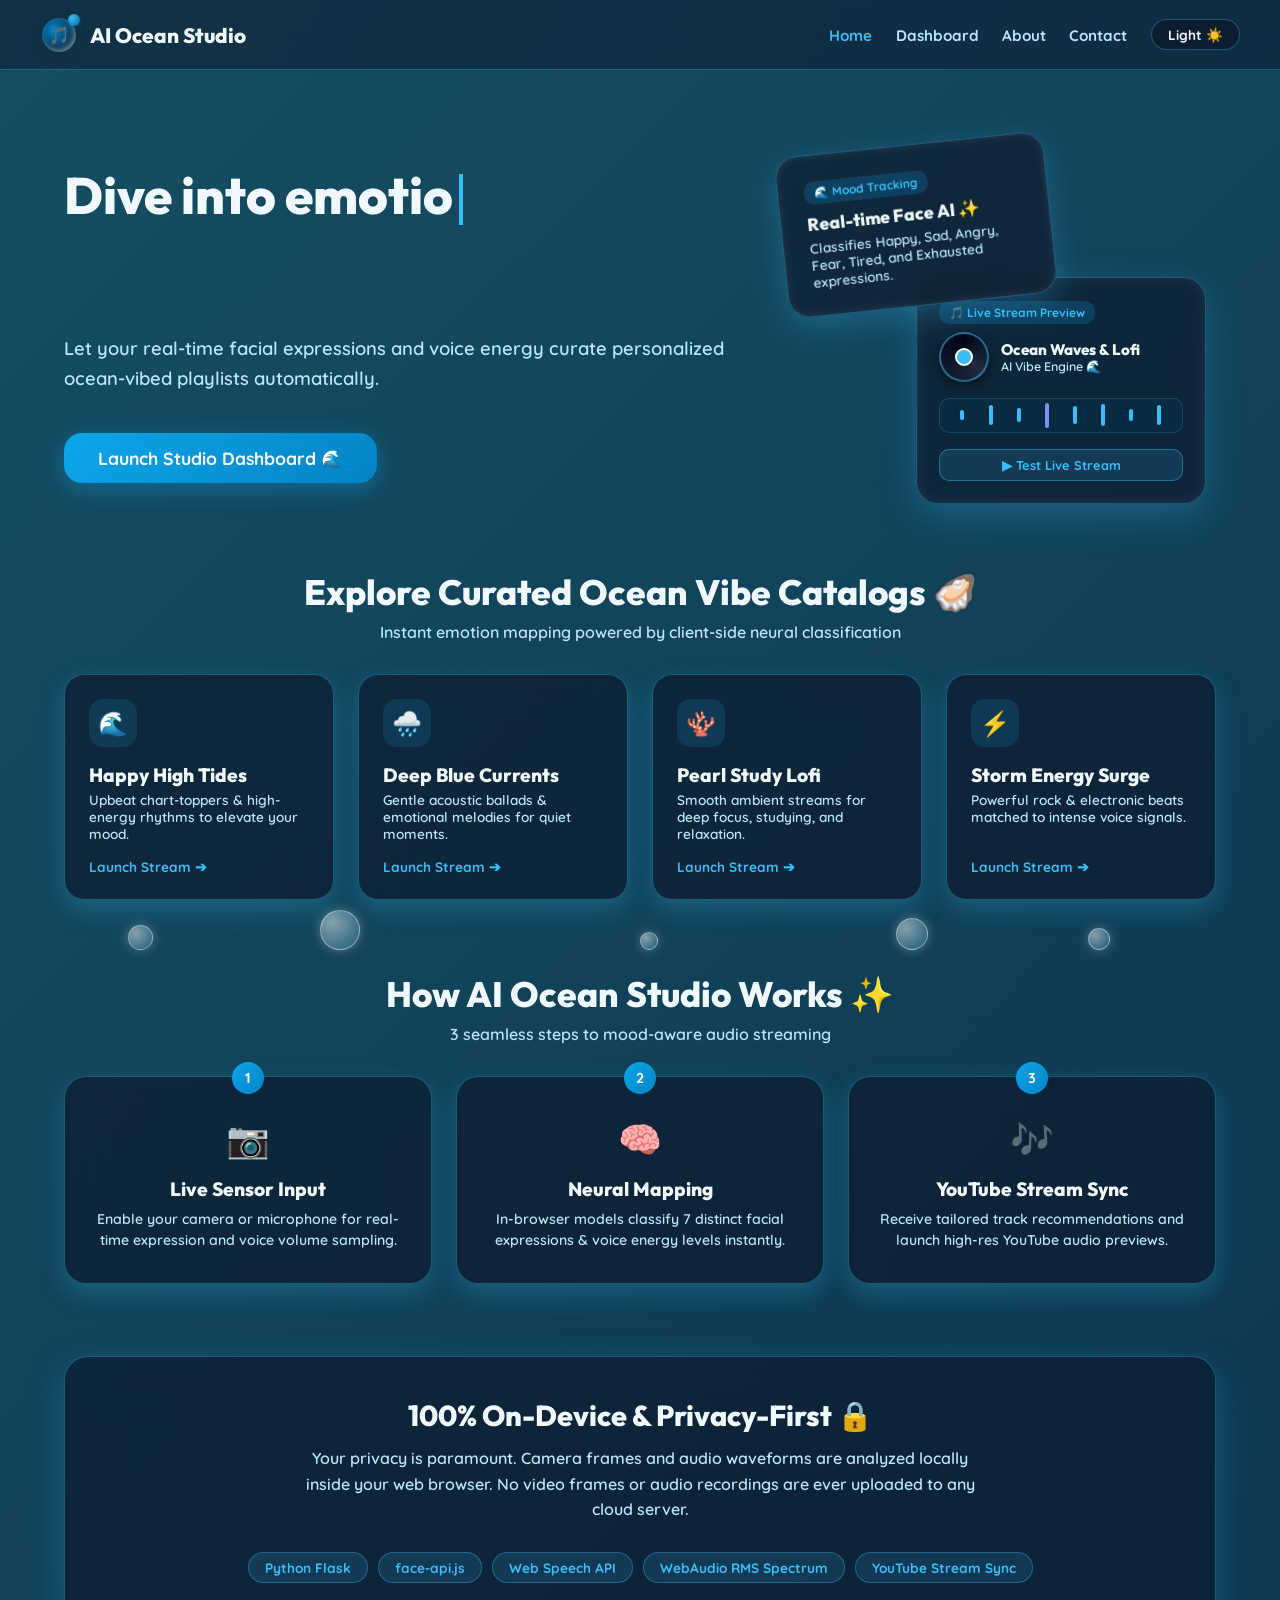
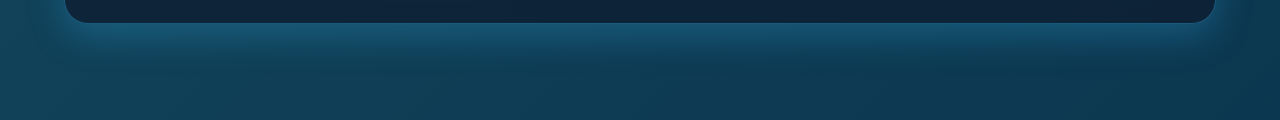
<file: index.html>
<!DOCTYPE html>
<html lang="en">
<head>
    <meta charset="UTF-8">
    <meta name="viewport" content="width=device-width, initial-scale=1.0">
    <title>AI Ocean Studio - Home</title>
    <style>
      @import url('https://fonts.googleapis.com/css2?family=Outfit:wght@400;600;700;800&family=Quicksand:wght@400;500;600;700&display=swap');

      :root {
        --bg-color: #081426;
        --card-bg: rgba(15, 23, 42, 0.65);
        --card-border: rgba(56, 189, 248, 0.35);
        --card-glow: rgba(56, 189, 248, 0.25);
        --text-primary: #f0f9ff;
        --text-secondary: #bae6fd;
        --accent-water: #38bdf8;
        --accent-shell: #fbbf24;
        --btn-gradient: linear-gradient(135deg, #0ea5e9 0%, #0284c7 100%);
        --font-main: 'Quicksand', sans-serif;
        --font-heading: 'Outfit', sans-serif;
      }

      body.light-mode {
        --bg-color: #e0f2fe;
        --card-bg: rgba(255, 255, 255, 0.65);
        --card-border: rgba(255, 255, 255, 0.95);
        --card-glow: rgba(2, 132, 199, 0.2);
        --text-primary: #082f49;
        --text-secondary: #0369a1;
        --accent-water: #0ea5e9;
        --accent-shell: #f59e0b;
      }

      * { box-sizing: border-box; margin: 0; padding: 0; }

      @keyframes waveShift {
        0% { background-position: 0% 50%; }
        50% { background-position: 100% 50%; }
        100% { background-position: 0% 50%; }
      }

      body {
        background: linear-gradient(-45deg, #020617, #0f172a, #082f49, #164e63);
        background-size: 400% 400%;
        animation: waveShift 15s ease infinite;
        color: var(--text-primary);
        font-family: var(--font-main);
        min-height: 100vh;
        overflow-x: hidden;
        padding-bottom: 4rem;
        transition: background 0.5s ease;
      }

      body.light-mode {
        background: linear-gradient(-45deg, #e0f2fe, #bae6fd, #fef3c7, #ccfbf1);
        background-size: 400% 400%;
      }

      /* Floating Ocean Bubbles */
      .bubble-container {
        position: fixed;
        top: 0; left: 0; width: 100%; height: 100%;
        pointer-events: none;
        z-index: 0;
      }

      .bubble {
        position: absolute;
        bottom: -50px;
        background: radial-gradient(circle at 30% 30%, rgba(255, 255, 255, 0.5), rgba(56, 189, 248, 0.2));
        border-radius: 50%;
        border: 1px solid rgba(255, 255, 255, 0.4);
        box-shadow: 0 0 12px rgba(255, 255, 255, 0.3);
        animation: floatUp 8s infinite ease-in;
      }

      @keyframes floatUp {
        0% { transform: translateY(0) scale(0.8); opacity: 0; }
        20% { opacity: 0.8; }
        80% { opacity: 0.8; }
        100% { transform: translateY(-105vh) scale(1.2); opacity: 0; }
      }

      .bubble:nth-child(1) { left: 10%; width: 25px; height: 25px; animation-duration: 7s; animation-delay: 0s; }
      .bubble:nth-child(2) { left: 25%; width: 40px; height: 40px; animation-duration: 10s; animation-delay: 2s; }
      .bubble:nth-child(3) { left: 50%; width: 18px; height: 18px; animation-duration: 6s; animation-delay: 1s; }
      .bubble:nth-child(4) { left: 70%; width: 32px; height: 32px; animation-duration: 9s; animation-delay: 3s; }
      .bubble:nth-child(5) { left: 85%; width: 22px; height: 22px; animation-duration: 8s; animation-delay: 1.5s; }

      .navbar {
        display: flex;
        justify-content: space-between;
        align-items: center;
        height: 70px;
        padding: 0 2.5rem;
        background: rgba(15, 23, 42, 0.5);
        backdrop-filter: blur(20px);
        -webkit-backdrop-filter: blur(20px);
        border-bottom: 1px solid var(--card-border);
        position: sticky;
        top: 0;
        z-index: 100;
      }
      body.light-mode .navbar { background: rgba(255, 255, 255, 0.4); }

      .logo-container { display: flex; align-items: center; gap: 12px; text-decoration: none; }

      .logo-bubble-group {
        position: relative;
        width: 38px;
        height: 38px;
        display: flex;
        align-items: center;
        justify-content: center;
      }

      .main-bubble {
        width: 34px;
        height: 34px;
        border-radius: 50%;
        background: radial-gradient(circle at 35% 35%, #0284c7 0%, #082f49 70%, #0369a1 100%);
        box-shadow: 0 4px 12px rgba(8, 47, 73, 0.35), inset -2px -2px 5px rgba(255, 255, 255, 0.4);
        display: flex;
        align-items: center;
        justify-content: center;
        color: #f0f9ff;
        font-size: 1.05rem;
        animation: bubbleFloat 3s infinite ease-in-out;
      }

      .small-bubble {
        position: absolute;
        top: -2px;
        right: -2px;
        width: 12px;
        height: 12px;
        border-radius: 50%;
        background: radial-gradient(circle at 30% 30%, #38bdf8, #0369a1);
        box-shadow: 0 2px 6px rgba(3, 105, 161, 0.4);
        animation: bubblePop 2.5s infinite ease-in-out;
      }

      @keyframes bubbleFloat { 0%, 100% { transform: translateY(0); } 50% { transform: translateY(-4px); } }
      @keyframes bubblePop { 0%, 100% { transform: scale(0.9); opacity: 0.8; } 50% { transform: scale(1.15); opacity: 1; } }

      .logo-text { font-family: var(--font-heading); font-size: 1.3rem; font-weight: 800; color: var(--text-primary); }

      .nav-links a { color: var(--text-secondary); text-decoration: none; font-size: 0.95rem; font-weight: 700; margin-left: 1.2rem; }
      .nav-links a.active { color: var(--accent-water); }

      .theme-btn {
        background: var(--card-bg); border: 1px solid var(--card-border); color: var(--text-primary);
        padding: 6px 16px; border-radius: 20px; cursor: pointer; font-size: 0.85rem; font-weight: 700; font-family: var(--font-main);
      }

      .main-wrapper {
        position: relative;
        z-index: 2;
        max-width: 1200px;
        margin: 0 auto;
        padding: 0 1.5rem;
      }

      /* Hero Section */
      .hero-container {
        margin: 4rem auto 3.5rem auto;
        display: grid;
        grid-template-columns: 1.2fr 0.8fr;
        gap: 2.5rem;
        align-items: center;
      }

      .hero-text h1 {
        font-family: var(--font-heading);
        font-size: 3.2rem;
        font-weight: 800;
        line-height: 1.2;
        color: var(--text-primary);
        margin-bottom: 1.2rem;
        min-height: 150px;
      }

      .cursor {
        display: inline-block;
        width: 4px;
        height: 1em;
        background-color: var(--accent-water);
        margin-left: 6px;
        vertical-align: sub;
        animation: blinkCursor 0.8s infinite;
      }

      @keyframes blinkCursor {
        0%, 100% { opacity: 1; }
        50% { opacity: 0; }
      }

      .hero-text p {
        font-size: 1.15rem;
        color: var(--text-secondary);
        font-weight: 600;
        line-height: 1.6;
        margin-bottom: 2.5rem;
      }

      .btn-cta {
        display: inline-flex;
        align-items: center;
        gap: 10px;
        background: var(--btn-gradient);
        color: #ffffff;
        text-decoration: none;
        padding: 14px 34px;
        border-radius: 18px;
        font-weight: 700;
        font-size: 1.1rem;
        box-shadow: 0 6px 22px rgba(14, 165, 233, 0.4);
        transition: transform 0.2s ease, box-shadow 0.2s ease;
      }

      .btn-cta:hover {
        transform: translateY(-3px);
        box-shadow: 0 8px 28px rgba(14, 165, 233, 0.6);
      }

      /* Visual Container */
      .ocean-visuals {
        position: relative; height: 380px; display: flex; justify-content: center; align-items: center;
      }

      .sea-card {
        position: absolute; width: 270px; padding: 1.6rem; background: var(--card-bg);
        border: 1px solid var(--card-border); border-radius: 22px; backdrop-filter: blur(20px);
        box-shadow: 0 10px 30px var(--card-glow), inset 0 0 10px rgba(255,255,255,0.1);
        animation: floatSway 6s infinite ease-in-out;
        z-index: 3;
      }

      .sea-card.c1 { top: 10px; left: 10px; transform: rotate(-6deg); animation-delay: 0s; }

      /* ✨ New Sleek Vinyl & Waveform Graphic Card */
      .vinyl-player-card {
        position: absolute;
        bottom: 10px;
        right: 10px;
        width: 290px;
        padding: 1.4rem;
        background: var(--card-bg);
        border: 1px solid var(--card-border);
        border-radius: 22px;
        backdrop-filter: blur(20px);
        box-shadow: 0 12px 36px var(--card-glow), inset 0 0 15px rgba(255, 255, 255, 0.08);
        z-index: 2;
        animation: floatSway 6s infinite ease-in-out;
        animation-delay: 2s;
      }

      @keyframes floatSway {
        0%, 100% { transform: translateY(0) rotate(2deg); }
        50% { transform: translateY(-10px) rotate(0deg); }
      }

      .vinyl-top-row {
        display: flex;
        align-items: center;
        gap: 12px;
        margin-bottom: 1rem;
      }

      /* Spinning Vinyl Disc Animation */
      .vinyl-disc {
        width: 50px;
        height: 50px;
        border-radius: 50%;
        background: conic-gradient(#020617, #1e293b, #0f172a, #020617);
        border: 2px solid rgba(56, 189, 248, 0.5);
        display: flex;
        align-items: center;
        justify-content: center;
        box-shadow: 0 4px 12px rgba(0,0,0,0.5);
        animation: spinVinyl 4s linear infinite;
        flex-shrink: 0;
      }

      .vinyl-center {
        width: 18px;
        height: 18px;
        background: var(--accent-water);
        border-radius: 50%;
        border: 2px solid #ffffff;
      }

      @keyframes spinVinyl {
        0% { transform: rotate(0deg); }
        100% { transform: rotate(360deg); }
      }

      .vinyl-meta { display: flex; flex-direction: column; min-width: 0; }
      .vinyl-song { font-family: var(--font-heading); font-size: 0.95rem; font-weight: 800; color: var(--text-primary); white-space: nowrap; overflow: hidden; text-overflow: ellipsis; }
      .vinyl-artist { font-size: 0.78rem; font-weight: 600; color: var(--text-secondary); }

      /* Glowing Waveform Line */
      .waveform-line-box {
        width: 100%;
        height: 35px;
        background: rgba(8, 47, 73, 0.6);
        border-radius: 10px;
        display: flex;
        align-items: center;
        justify-content: space-around;
        padding: 0 8px;
        margin-bottom: 1rem;
        border: 1px solid rgba(56, 189, 248, 0.2);
      }

      .wave-bar {
        width: 4px;
        height: 10px;
        background: var(--accent-water);
        border-radius: 4px;
        animation: wavePulse 1s infinite ease-in-out alternate;
      }

      .wave-bar:nth-child(2) { animation-delay: 0.15s; height: 20px; }
      .wave-bar:nth-child(3) { animation-delay: 0.3s; height: 14px; }
      .wave-bar:nth-child(4) { animation-delay: 0.05s; height: 25px; background: #818cf8; }
      .wave-bar:nth-child(5) { animation-delay: 0.4s; height: 18px; }
      .wave-bar:nth-child(6) { animation-delay: 0.2s; height: 22px; }
      .wave-bar:nth-child(7) { animation-delay: 0.35s; height: 12px; }
      .wave-bar:nth-child(8) { animation-delay: 0.1s; height: 20px; }

      @keyframes wavePulse {
        0% { transform: scaleY(0.4); opacity: 0.5; }
        100% { transform: scaleY(1.3); opacity: 1; }
      }

      .btn-mini-play {
        display: block;
        width: 100%;
        background: rgba(56, 189, 248, 0.15);
        border: 1px solid rgba(56, 189, 248, 0.4);
        color: var(--accent-water);
        padding: 7px;
        border-radius: 10px;
        font-size: 0.8rem;
        font-weight: 700;
        font-family: var(--font-main);
        text-align: center;
        text-decoration: none;
        transition: background 0.2s ease;
      }
      .btn-mini-play:hover { background: var(--accent-water); color: #ffffff; }

      .card-tag {
        display: inline-block; background: rgba(14, 165, 233, 0.2); color: var(--accent-water);
        font-size: 0.75rem; font-weight: 700; padding: 4px 10px; border-radius: 10px; margin-bottom: 8px;
      }
      .card-title { font-family: var(--font-heading); font-weight: 800; font-size: 1.1rem; margin-bottom: 4px; }
      .card-desc { font-size: 0.85rem; font-weight: 600; color: var(--text-secondary); }

      /* Section Headers */
      .section-header { text-align: center; margin-bottom: 2rem; }
      .section-title { font-family: var(--font-heading); font-size: 2.2rem; font-weight: 800; margin-bottom: 0.5rem; }
      .section-subtitle { font-size: 1rem; color: var(--text-secondary); font-weight: 600; }

      .mood-grid-section { margin-bottom: 4.5rem; }
      .mood-grid { display: grid; grid-template-columns: repeat(auto-fit, minmax(240px, 1fr)); gap: 1.5rem; }

      .mood-card {
        background: var(--card-bg); border: 1px solid var(--card-border); border-radius: 20px;
        padding: 1.5rem; backdrop-filter: blur(20px); box-shadow: 0 10px 25px var(--card-glow);
        text-decoration: none; color: var(--text-primary);
        transition: transform 0.25s ease, border-color 0.25s ease;
        display: flex; flex-direction: column; justify-content: space-between;
      }
      .mood-card:hover { transform: translateY(-6px); border-color: var(--accent-water); }

      .mood-icon-bg {
        width: 48px; height: 48px; border-radius: 14px; background: rgba(14, 165, 233, 0.15);
        display: flex; align-items: center; justify-content: center; font-size: 1.5rem; margin-bottom: 1rem;
      }
      .mood-title { font-family: var(--font-heading); font-size: 1.2rem; font-weight: 800; margin-bottom: 4px; }
      .mood-desc { font-size: 0.85rem; color: var(--text-secondary); font-weight: 600; margin-bottom: 1rem; }
      .mood-action { font-size: 0.85rem; font-weight: 700; color: var(--accent-water); display: flex; align-items: center; gap: 6px; }

      .how-section { margin-bottom: 4.5rem; }
      .steps-grid { display: grid; grid-template-columns: repeat(3, 1fr); gap: 1.5rem; }
      @media (max-width: 850px) { .steps-grid { grid-template-columns: 1fr; } .hero-container { grid-template-columns: 1fr; } }

      .step-card {
        background: var(--card-bg); border: 1px solid var(--card-border); border-radius: 22px;
        padding: 2rem 1.5rem; backdrop-filter: blur(20px); box-shadow: 0 10px 25px var(--card-glow);
        position: relative; text-align: center;
      }
      .step-badge {
        position: absolute; top: -15px; left: 50%; transform: translateX(-50%);
        background: var(--btn-gradient); color: white; width: 32px; height: 32px; border-radius: 50%;
        display: flex; align-items: center; justify-content: center; font-weight: 800; font-size: 0.9rem;
      }
      .step-icon { font-size: 2.2rem; margin-top: 0.5rem; margin-bottom: 1rem; }
      .step-title { font-family: var(--font-heading); font-weight: 800; font-size: 1.2rem; margin-bottom: 8px; }
      .step-desc { font-size: 0.88rem; color: var(--text-secondary); font-weight: 600; line-height: 1.5; }

      .privacy-banner {
        background: var(--card-bg); border: 1px solid var(--card-border); border-radius: 24px;
        padding: 2.5rem 2rem; backdrop-filter: blur(25px); box-shadow: 0 12px 36px var(--card-glow);
        text-align: center; margin-bottom: 2rem;
      }
      .privacy-title { font-family: var(--font-heading); font-size: 1.8rem; font-weight: 800; margin-bottom: 0.8rem; }
      .privacy-desc { font-size: 1rem; color: var(--text-secondary); font-weight: 600; max-width: 700px; margin: 0 auto 1.8rem auto; line-height: 1.6; }
      .tech-pills { display: flex; flex-wrap: wrap; justify-content: center; gap: 10px; }
      .tech-pill {
        background: rgba(56, 189, 248, 0.15); border: 1px solid rgba(56, 189, 248, 0.35);
        color: var(--accent-water); padding: 6px 16px; border-radius: 20px; font-size: 0.85rem; font-weight: 700;
      }
    </style>
</head>
<body class="dark-mode">
    <div class="bubble-container">
        <div class="bubble"></div><div class="bubble"></div>
        <div class="bubble"></div><div class="bubble"></div><div class="bubble"></div>
    </div>

    <nav class="navbar">
        <a href="/" class="logo-container">
            <div class="logo-bubble-group">
                <div class="main-bubble">🎵</div>
                <div class="small-bubble"></div>
            </div>
            <span class="logo-text">AI Ocean Studio</span>
        </a>
        <div style="display: flex; align-items: center; gap: 1.5rem;">
            <div class="nav-links">
                <a href="/" class="active">Home</a>
                <a href="/dashboard">Dashboard</a>
                <a href="/about">About</a>
                <a href="/contact">Contact</a>
            </div>
            <button class="theme-btn" onclick="toggleTheme()"><span id="themeText">Light</span> ☀️</button>
        </div>
    </nav>

    <div class="main-wrapper">
        <div class="hero-container">
            <div class="hero-text">
                <h1><span id="typewriterText"></span><span class="cursor"></span></h1>
                <p>Let your real-time facial expressions and voice energy curate personalized ocean-vibed playlists automatically.</p>
                <a href="/dashboard" class="btn-cta">Launch Studio Dashboard 🌊</a>
            </div>

            <div class="ocean-visuals">
                <div class="sea-card c1">
                    <span class="card-tag">🌊 Mood Tracking</span>
                    <div class="card-title">Real-time Face AI ✨</div>
                    <div class="card-desc">Classifies Happy, Sad, Angry, Fear, Tired, and Exhausted expressions.</div>
                </div>

                <!-- ✨ Sleek Vinyl & Live Waveform Card -->
                <div class="vinyl-player-card">
                    <span class="card-tag">🎵 Live Stream Preview</span>
                    <div class="vinyl-top-row">
                        <div class="vinyl-disc">
                            <div class="vinyl-center"></div>
                        </div>
                        <div class="vinyl-meta">
                            <div class="vinyl-song">Ocean Waves & Lofi</div>
                            <div class="vinyl-artist">AI Vibe Engine 🌊</div>
                        </div>
                    </div>

                    <!-- Animated Audio Waveform -->
                    <div class="waveform-line-box">
                        <div class="wave-bar"></div>
                        <div class="wave-bar"></div>
                        <div class="wave-bar"></div>
                        <div class="wave-bar"></div>
                        <div class="wave-bar"></div>
                        <div class="wave-bar"></div>
                        <div class="wave-bar"></div>
                        <div class="wave-bar"></div>
                    </div>

                    <a href="/dashboard" class="btn-mini-play">▶ Test Live Stream</a>
                </div>
            </div>
        </div>

        <section class="mood-grid-section">
            <div class="section-header">
                <h2 class="section-title">Explore Curated Ocean Vibe Catalogs 🦪</h2>
                <p class="section-subtitle">Instant emotion mapping powered by client-side neural classification</p>
            </div>

            <div class="mood-grid">
                <a href="/dashboard" class="mood-card">
                    <div>
                        <div class="mood-icon-bg">🌊</div>
                        <div class="mood-title">Happy High Tides</div>
                        <div class="mood-desc">Upbeat chart-toppers & high-energy rhythms to elevate your mood.</div>
                    </div>
                    <div class="mood-action">Launch Stream ➔</div>
                </a>

                <a href="/dashboard" class="mood-card">
                    <div>
                        <div class="mood-icon-bg">🌧️</div>
                        <div class="mood-title">Deep Blue Currents</div>
                        <div class="mood-desc">Gentle acoustic ballads & emotional melodies for quiet moments.</div>
                    </div>
                    <div class="mood-action">Launch Stream ➔</div>
                </a>

                <a href="/dashboard" class="mood-card">
                    <div>
                        <div class="mood-icon-bg">🪸</div>
                        <div class="mood-title">Pearl Study Lofi</div>
                        <div class="mood-desc">Smooth ambient streams for deep focus, studying, and relaxation.</div>
                    </div>
                    <div class="mood-action">Launch Stream ➔</div>
                </a>

                <a href="/dashboard" class="mood-card">
                    <div>
                        <div class="mood-icon-bg">⚡</div>
                        <div class="mood-title">Storm Energy Surge</div>
                        <div class="mood-desc">Powerful rock & electronic beats matched to intense voice signals.</div>
                    </div>
                    <div class="mood-action">Launch Stream ➔</div>
                </a>
            </div>
        </section>

        <section class="how-section">
            <div class="section-header">
                <h2 class="section-title">How AI Ocean Studio Works ✨</h2>
                <p class="section-subtitle">3 seamless steps to mood-aware audio streaming</p>
            </div>

            <div class="steps-grid">
                <div class="step-card">
                    <div class="step-badge">1</div>
                    <div class="step-icon">📷</div>
                    <div class="step-title">Live Sensor Input</div>
                    <div class="step-desc">Enable your camera or microphone for real-time expression and voice volume sampling.</div>
                </div>

                <div class="step-card">
                    <div class="step-badge">2</div>
                    <div class="step-icon">🧠</div>
                    <div class="step-title">Neural Mapping</div>
                    <div class="step-desc">In-browser models classify 7 distinct facial expressions & voice energy levels instantly.</div>
                </div>

                <div class="step-card">
                    <div class="step-badge">3</div>
                    <div class="step-icon">🎶</div>
                    <div class="step-title">YouTube Stream Sync</div>
                    <div class="step-desc">Receive tailored track recommendations and launch high-res YouTube audio previews.</div>
                </div>
            </div>
        </section>

        <section class="privacy-banner">
            <h2 class="privacy-title">100% On-Device & Privacy-First 🔒</h2>
            <p class="privacy-desc">
                Your privacy is paramount. Camera frames and audio waveforms are analyzed locally inside your web browser. No video frames or audio recordings are ever uploaded to any cloud server.
            </p>
            <div class="tech-pills">
                <span class="tech-pill">Python Flask</span>
                <span class="tech-pill">face-api.js</span>
                <span class="tech-pill">Web Speech API</span>
                <span class="tech-pill">WebAudio RMS Spectrum</span>
                <span class="tech-pill">YouTube Stream Sync</span>
            </div>
        </section>
    </div>

    <script>
      const phrases = [
        "Dive into emotion-driven music discovery 🦪",
        "Make a chill playlist for late night studying 🌊",
        "Play upbeat music when you feel energetic ✨",
        "Search any song with your voice assistant 🎙️"
      ];

      let phraseIndex = 0;
      let charIndex = 0;
      let isDeleting = false;
      const target = document.getElementById("typewriterText");

      function typeLoop() {
        const currentPhrase = phrases[phraseIndex];

        if (isDeleting) {
          target.textContent = currentPhrase.substring(0, charIndex - 1);
          charIndex--;
        } else {
          target.textContent = currentPhrase.substring(0, charIndex + 1);
          charIndex++;
        }

        let typeSpeed = isDeleting ? 40 : 80;

        if (!isDeleting && charIndex === currentPhrase.length) {
          typeSpeed = 2200;
          isDeleting = true;
        } else if (isDeleting && charIndex === 0) {
          isDeleting = false;
          phraseIndex = (phraseIndex + 1) % phrases.length;
          typeSpeed = 400;
        }

        setTimeout(typeLoop, typeSpeed);
      }

      document.addEventListener("DOMContentLoaded", () => {
        typeLoop();
      });

      function toggleTheme() {
        document.body.classList.toggle('light-mode');
        const isLight = document.body.classList.contains('light-mode');
        document.getElementById('themeText').textContent = isLight ? 'Dark 🌙' : 'Light ☀️';
      }
    </script>
</body>
</html>
</file>
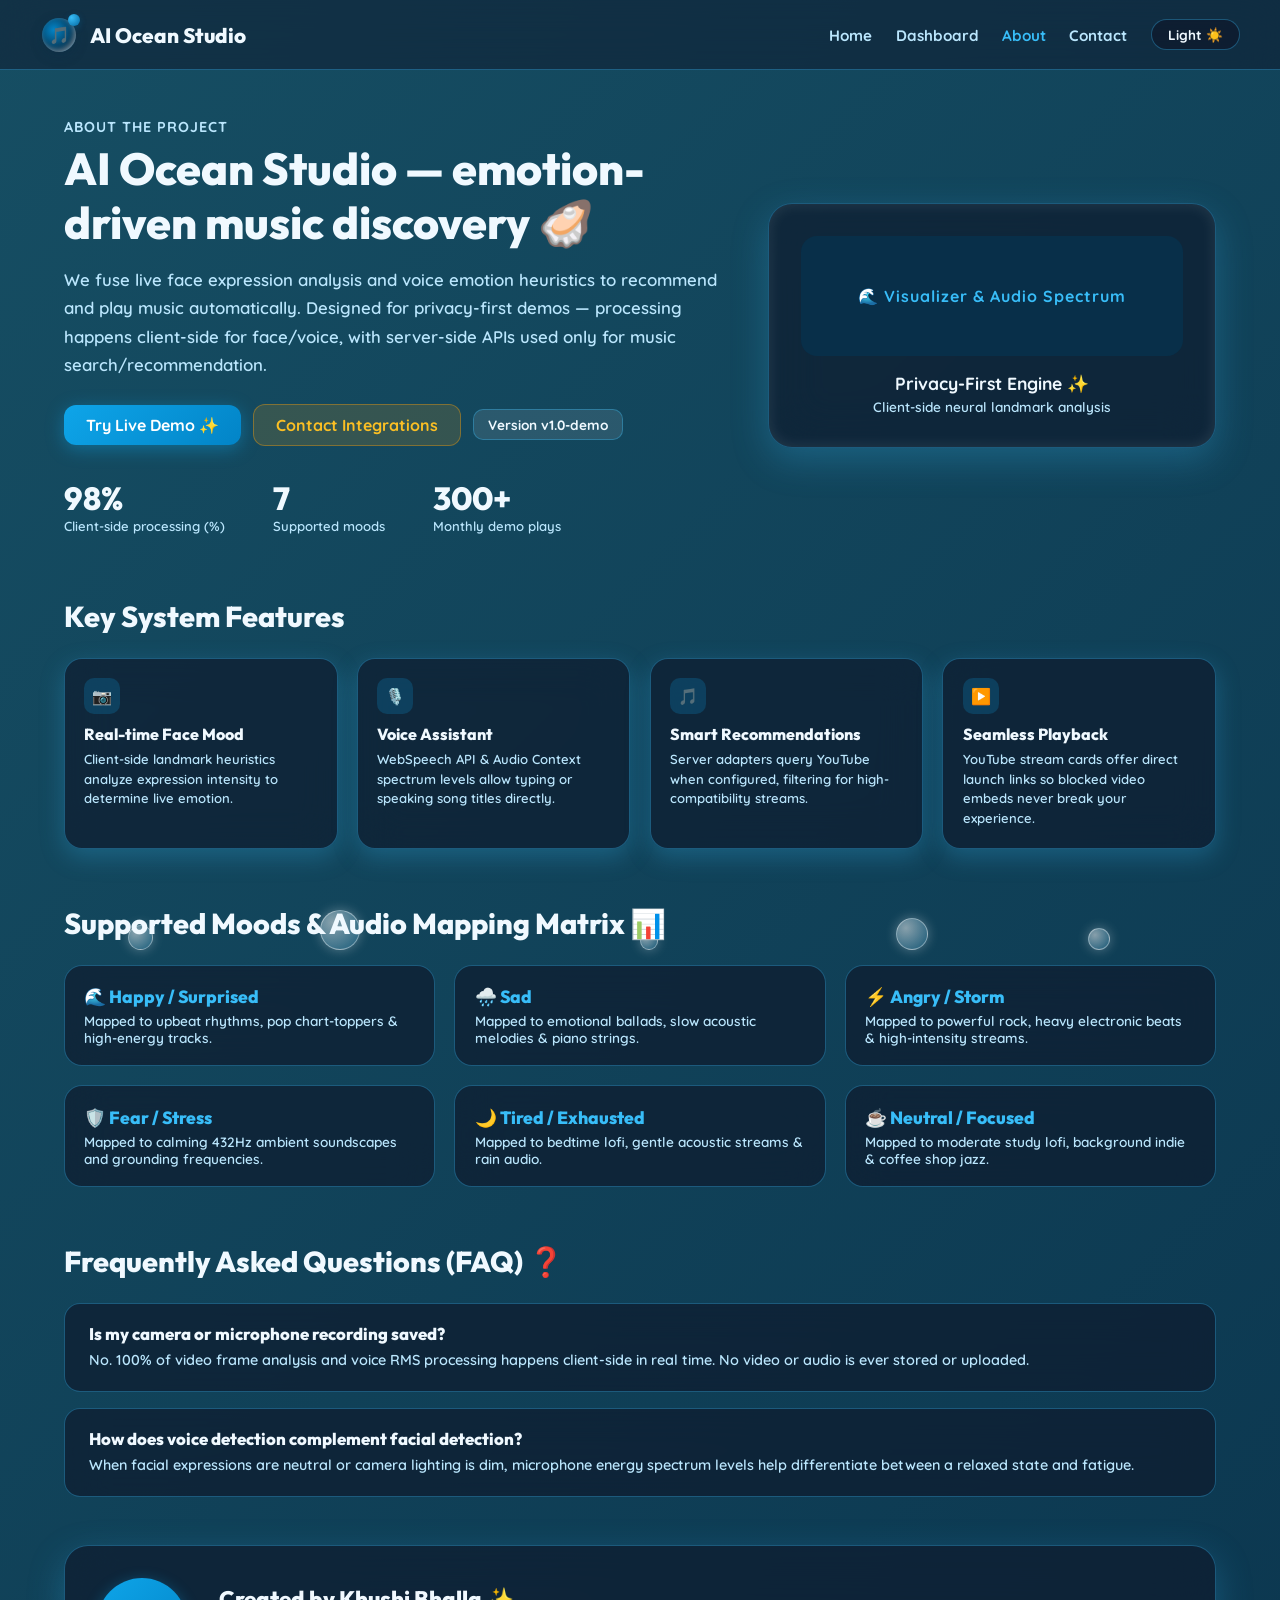
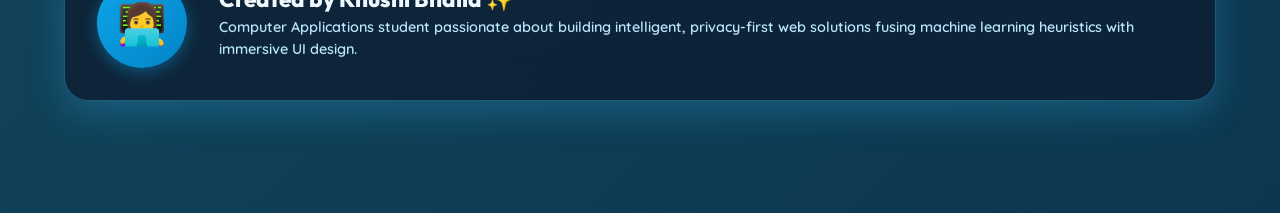
<file: about.html>
<!DOCTYPE html>
<html lang="en">
<head>
    <meta charset="UTF-8">
    <meta name="viewport" content="width=device-width, initial-scale=1.0">
    <title>AI Ocean Studio - About</title>
    <style>
      @import url('https://fonts.googleapis.com/css2?family=Outfit:wght@400;600;700;800&family=Quicksand:wght@400;500;600;700&display=swap');

      :root {
        --bg-color: #081426;
        --card-bg: rgba(15, 23, 42, 0.65);
        --card-border: rgba(56, 189, 248, 0.35);
        --card-glow: rgba(56, 189, 248, 0.25);
        --text-primary: #f0f9ff;
        --text-secondary: #bae6fd;
        --accent-water: #38bdf8;
        --accent-shell: #fbbf24;
        --btn-gradient: linear-gradient(135deg, #0ea5e9 0%, #0284c7 100%);
        --font-main: 'Quicksand', sans-serif;
        --font-heading: 'Outfit', sans-serif;
      }

      body.light-mode {
        --bg-color: #e0f2fe;
        --card-bg: rgba(255, 255, 255, 0.65);
        --card-border: rgba(255, 255, 255, 0.95);
        --card-glow: rgba(2, 132, 199, 0.2);
        --text-primary: #082f49;
        --text-secondary: #0369a1;
        --accent-water: #0ea5e9;
        --accent-shell: #f59e0b;
      }

      * { box-sizing: border-box; margin: 0; padding: 0; }

      @keyframes waveShift {
        0% { background-position: 0% 50%; }
        50% { background-position: 100% 50%; }
        100% { background-position: 0% 50%; }
      }

      body {
        background: linear-gradient(-45deg, #020617, #0f172a, #082f49, #164e63);
        background-size: 400% 400%;
        animation: waveShift 15s ease infinite;
        color: var(--text-primary);
        font-family: var(--font-main);
        min-height: 100vh;
        overflow-x: hidden;
        padding-bottom: 4rem;
        transition: background 0.5s ease;
      }

      body.light-mode {
        background: linear-gradient(-45deg, #e0f2fe, #bae6fd, #fef3c7, #ccfbf1);
        background-size: 400% 400%;
      }

      /* Floating Ocean Bubbles */
      .bubble-container {
        position: fixed;
        top: 0; left: 0; width: 100%; height: 100%;
        pointer-events: none;
        z-index: 0;
      }

      .bubble {
        position: absolute;
        bottom: -50px;
        background: radial-gradient(circle at 30% 30%, rgba(255, 255, 255, 0.5), rgba(56, 189, 248, 0.2));
        border-radius: 50%;
        border: 1px solid rgba(255, 255, 255, 0.4);
        box-shadow: 0 0 12px rgba(255, 255, 255, 0.3);
        animation: floatUp 8s infinite ease-in;
      }

      @keyframes floatUp {
        0% { transform: translateY(0) scale(0.8); opacity: 0; }
        20% { opacity: 0.8; }
        80% { opacity: 0.8; }
        100% { transform: translateY(-105vh) scale(1.2); opacity: 0; }
      }

      .bubble:nth-child(1) { left: 10%; width: 25px; height: 25px; animation-duration: 7s; animation-delay: 0s; }
      .bubble:nth-child(2) { left: 25%; width: 40px; height: 40px; animation-duration: 10s; animation-delay: 2s; }
      .bubble:nth-child(3) { left: 50%; width: 18px; height: 18px; animation-duration: 6s; animation-delay: 1s; }
      .bubble:nth-child(4) { left: 70%; width: 32px; height: 32px; animation-duration: 9s; animation-delay: 3s; }
      .bubble:nth-child(5) { left: 85%; width: 22px; height: 22px; animation-duration: 8s; animation-delay: 1.5s; }

      .navbar {
        display: flex;
        justify-content: space-between;
        align-items: center;
        height: 70px;
        padding: 0 2.5rem;
        background: rgba(15, 23, 42, 0.5);
        backdrop-filter: blur(20px);
        -webkit-backdrop-filter: blur(20px);
        border-bottom: 1px solid var(--card-border);
        position: sticky;
        top: 0;
        z-index: 100;
      }
      body.light-mode .navbar { background: rgba(255, 255, 255, 0.4); }

      .logo-container { display: flex; align-items: center; gap: 12px; text-decoration: none; }

      .logo-bubble-group {
        position: relative;
        width: 38px;
        height: 38px;
        display: flex;
        align-items: center;
        justify-content: center;
      }

      .main-bubble {
        width: 34px;
        height: 34px;
        border-radius: 50%;
        background: radial-gradient(circle at 35% 35%, #0284c7 0%, #082f49 70%, #0369a1 100%);
        box-shadow: 0 4px 12px rgba(8, 47, 73, 0.35), inset -2px -2px 5px rgba(255, 255, 255, 0.4);
        display: flex;
        align-items: center;
        justify-content: center;
        color: #f0f9ff;
        font-size: 1.05rem;
        animation: bubbleFloat 3s infinite ease-in-out;
      }

      .small-bubble {
        position: absolute;
        top: -2px;
        right: -2px;
        width: 12px;
        height: 12px;
        border-radius: 50%;
        background: radial-gradient(circle at 30% 30%, #38bdf8, #0369a1);
        box-shadow: 0 2px 6px rgba(3, 105, 161, 0.4);
        animation: bubblePop 2.5s infinite ease-in-out;
      }

      @keyframes bubbleFloat { 0%, 100% { transform: translateY(0); } 50% { transform: translateY(-4px); } }
      @keyframes bubblePop { 0%, 100% { transform: scale(0.9); opacity: 0.8; } 50% { transform: scale(1.15); opacity: 1; } }

      .logo-text { font-family: var(--font-heading); font-size: 1.3rem; font-weight: 800; color: var(--text-primary); }

      .nav-links a { color: var(--text-secondary); text-decoration: none; font-size: 0.95rem; font-weight: 700; margin-left: 1.2rem; }
      .nav-links a.active { color: var(--accent-water); }

      .theme-btn {
        background: var(--card-bg); border: 1px solid var(--card-border); color: var(--text-primary);
        padding: 6px 16px; border-radius: 20px; cursor: pointer; font-size: 0.85rem; font-weight: 700; font-family: var(--font-main);
      }

      .about-container { max-width: 1200px; margin: 3rem auto; padding: 0 1.5rem; position: relative; z-index: 2; }

      .sub-title { font-size: 0.9rem; font-weight: 700; color: var(--text-secondary); text-transform: uppercase; letter-spacing: 1px; margin-bottom: 6px; }

      .main-heading { font-family: var(--font-heading); font-size: 2.8rem; font-weight: 800; margin-bottom: 1rem; line-height: 1.2; }

      .top-grid { display: grid; grid-template-columns: 1.2fr 0.8fr; gap: 2rem; align-items: center; margin-bottom: 4rem; }

      .desc-text { font-size: 1.05rem; font-weight: 600; color: var(--text-secondary); line-height: 1.7; margin-bottom: 1.5rem; }

      .action-btns { display: flex; gap: 12px; align-items: center; margin-bottom: 2rem; }

      .btn-pill-primary {
        background: var(--btn-gradient); color: white; padding: 10px 22px; border-radius: 12px;
        font-weight: 700; text-decoration: none; box-shadow: 0 4px 18px rgba(14, 165, 233, 0.4);
      }

      .btn-pill-secondary {
        background: rgba(245, 158, 11, 0.15); color: var(--accent-shell); border: 1px solid rgba(245, 158, 11, 0.4);
        padding: 10px 22px; border-radius: 12px; font-weight: 700; text-decoration: none;
      }

      .badge-tag {
        display: inline-block; background: rgba(255, 255, 255, 0.1); border: 1px solid var(--card-border);
        padding: 6px 14px; border-radius: 10px; font-size: 0.85rem; font-weight: 700; color: var(--text-primary);
      }

      .stats-row { display: flex; gap: 3rem; }
      .stat-num { font-family: var(--font-heading); font-size: 2rem; font-weight: 800; color: var(--text-primary); }
      .stat-lbl { font-size: 0.82rem; font-weight: 600; color: var(--text-secondary); }

      /* Visual Preview Box */
      .visual-preview-card {
        background: var(--card-bg); border: 1px solid var(--card-border); border-radius: 24px;
        padding: 2rem; backdrop-filter: blur(25px); box-shadow: 0 12px 36px var(--card-glow), inset 0 0 15px rgba(255, 255, 255, 0.1); text-align: center;
      }

      .wave-canvas-demo {
        width: 100%; height: 120px; background: #082f49; border-radius: 16px; margin-bottom: 1rem;
        display: flex; align-items: center; justify-content: center; color: #38bdf8; font-weight: 700; letter-spacing: 1px;
      }

      .section-block-title {
        font-family: var(--font-heading);
        font-size: 1.8rem;
        font-weight: 800;
        margin-bottom: 1.5rem;
        margin-top: 3.5rem;
      }

      /* Features Grid */
      .features-grid { display: grid; grid-template-columns: repeat(4, 1fr); gap: 1.2rem; margin-bottom: 3rem; }
      @media(max-width: 900px) { .features-grid { grid-template-columns: repeat(2, 1fr); } }

      .feat-card {
        background: var(--card-bg); border: 1px solid var(--card-border); border-radius: 18px;
        padding: 1.2rem; backdrop-filter: blur(20px); box-shadow: 0 8px 24px var(--card-glow);
      }

      .feat-icon {
        width: 36px; height: 36px; background: rgba(14, 165, 233, 0.2); color: var(--accent-water);
        border-radius: 10px; display: flex; align-items: center; justify-content: center; font-weight: 800; margin-bottom: 10px;
      }

      .feat-title { font-family: var(--font-heading); font-weight: 800; font-size: 1rem; margin-bottom: 6px; }
      .feat-desc { font-size: 0.82rem; font-weight: 600; color: var(--text-secondary); line-height: 1.5; }

      /* 📊 Mood Matrix Grid */
      .matrix-grid {
        display: grid;
        grid-template-columns: repeat(3, 1fr);
        gap: 1.2rem;
        margin-bottom: 3rem;
      }
      @media(max-width: 800px) { .matrix-grid { grid-template-columns: 1fr; } }

      .matrix-card {
        background: var(--card-bg);
        border: 1px solid var(--card-border);
        border-radius: 18px;
        padding: 1.2rem;
        backdrop-filter: blur(20px);
      }
      .matrix-mood { font-family: var(--font-heading); font-size: 1.1rem; font-weight: 800; margin-bottom: 4px; color: var(--accent-water); }
      .matrix-desc { font-size: 0.85rem; font-weight: 600; color: var(--text-secondary); }

      /* 🦪 Developer Card */
      .dev-card {
        background: var(--card-bg);
        border: 1px solid var(--card-border);
        border-radius: 24px;
        padding: 2rem;
        backdrop-filter: blur(25px);
        box-shadow: 0 12px 36px var(--card-glow);
        display: flex;
        align-items: center;
        gap: 2rem;
        margin-top: 3rem;
      }
      .dev-avatar {
        width: 90px; height: 90px; border-radius: 50%;
        background: var(--btn-gradient); display: flex; align-items: center; justify-content: center;
        font-size: 2.5rem; flex-shrink: 0; box-shadow: 0 4px 15px rgba(14, 165, 233, 0.4);
      }
      .dev-info h3 { font-family: var(--font-heading); font-size: 1.4rem; font-weight: 800; margin-bottom: 4px; }
      .dev-info p { font-size: 0.9rem; font-weight: 600; color: var(--text-secondary); line-height: 1.5; }

      /* ❓ FAQ Accordion */
      .faq-box {
        background: var(--card-bg);
        border: 1px solid var(--card-border);
        border-radius: 16px;
        padding: 1.2rem 1.5rem;
        margin-bottom: 1rem;
        backdrop-filter: blur(20px);
      }
      .faq-q { font-family: var(--font-heading); font-size: 1.05rem; font-weight: 800; margin-bottom: 6px; }
      .faq-a { font-size: 0.9rem; font-weight: 600; color: var(--text-secondary); line-height: 1.5; }
    </style>
</head>
<body class="dark-mode">
    <div class="bubble-container">
        <div class="bubble"></div><div class="bubble"></div>
        <div class="bubble"></div><div class="bubble"></div><div class="bubble"></div>
    </div>

    <nav class="navbar">
        <a href="/" class="logo-container">
            <div class="logo-bubble-group">
                <div class="main-bubble">🎵</div>
                <div class="small-bubble"></div>
            </div>
            <span class="logo-text">AI Ocean Studio</span>
        </a>
        <div style="display: flex; align-items: center; gap: 1.5rem;">
            <div class="nav-links">
                <a href="/">Home</a>
                <a href="/dashboard">Dashboard</a>
                <a href="/about" class="active">About</a>
                <a href="/contact">Contact</a>
            </div>
            <button class="theme-btn" onclick="toggleTheme()"><span id="themeText">Light</span> ☀️</button>
        </div>
    </nav>

    <div class="about-container">
        <div class="top-grid">
            <div>
                <div class="sub-title">About the project</div>
                <h1 class="main-heading">AI Ocean Studio — emotion-driven music discovery 🦪</h1>
                <p class="desc-text">
                    We fuse live face expression analysis and voice emotion heuristics to recommend and play music automatically. Designed for privacy-first demos — processing happens client-side for face/voice, with server-side APIs used only for music search/recommendation.
                </p>

                <div class="action-btns">
                    <a href="/dashboard" class="btn-pill-primary">Try Live Demo ✨</a>
                    <a href="/contact" class="btn-pill-secondary">Contact Integrations</a>
                    <span class="badge-tag">Version v1.0-demo</span>
                </div>

                <div class="stats-row">
                    <div>
                        <div class="stat-num">98%</div>
                        <div class="stat-lbl">Client-side processing (%)</div>
                    </div>
                    <div>
                        <div class="stat-num">7</div>
                        <div class="stat-lbl">Supported moods</div>
                    </div>
                    <div>
                        <div class="stat-num">300+</div>
                        <div class="stat-lbl">Monthly demo plays</div>
                    </div>
                </div>
            </div>

            <div class="visual-preview-card">
                <div class="wave-canvas-demo">🌊 Visualizer & Audio Spectrum</div>
                <div style="font-weight: 800; font-size: 1.1rem; margin-bottom: 4px;">Privacy-First Engine ✨</div>
                <div style="font-size: 0.85rem; font-weight: 600; color: var(--text-secondary);">Client-side neural landmark analysis</div>
            </div>
        </div>

        <!-- Key Features Section -->
        <h2 class="section-block-title">Key System Features</h2>
        <div class="features-grid">
            <div class="feat-card">
                <div class="feat-icon">📷</div>
                <div class="feat-title">Real-time Face Mood</div>
                <div class="feat-desc">Client-side landmark heuristics analyze expression intensity to determine live emotion.</div>
            </div>

            <div class="feat-card">
                <div class="feat-icon">🎙️</div>
                <div class="feat-title">Voice Assistant</div>
                <div class="feat-desc">WebSpeech API & Audio Context spectrum levels allow typing or speaking song titles directly.</div>
            </div>

            <div class="feat-card">
                <div class="feat-icon">🎵</div>
                <div class="feat-title">Smart Recommendations</div>
                <div class="feat-desc">Server adapters query YouTube when configured, filtering for high-compatibility streams.</div>
            </div>

            <div class="feat-card">
                <div class="feat-icon">▶️</div>
                <div class="feat-title">Seamless Playback</div>
                <div class="feat-desc">YouTube stream cards offer direct launch links so blocked video embeds never break your experience.</div>
            </div>
        </div>

        <!-- 📊 Supported Moods Matrix -->
        <h2 class="section-block-title">Supported Moods & Audio Mapping Matrix 📊</h2>
        <div class="matrix-grid">
            <div class="matrix-card">
                <div class="matrix-mood">🌊 Happy / Surprised</div>
                <div class="matrix-desc">Mapped to upbeat rhythms, pop chart-toppers & high-energy tracks.</div>
            </div>
            <div class="matrix-card">
                <div class="matrix-mood">🌧️ Sad</div>
                <div class="matrix-desc">Mapped to emotional ballads, slow acoustic melodies & piano strings.</div>
            </div>
            <div class="matrix-card">
                <div class="matrix-mood">⚡ Angry / Storm</div>
                <div class="matrix-desc">Mapped to powerful rock, heavy electronic beats & high-intensity streams.</div>
            </div>
            <div class="matrix-card">
                <div class="matrix-mood">🛡️ Fear / Stress</div>
                <div class="matrix-desc">Mapped to calming 432Hz ambient soundscapes and grounding frequencies.</div>
            </div>
            <div class="matrix-card">
                <div class="matrix-mood">🌙 Tired / Exhausted</div>
                <div class="matrix-desc">Mapped to bedtime lofi, gentle acoustic streams & rain audio.</div>
            </div>
            <div class="matrix-card">
                <div class="matrix-mood">☕ Neutral / Focused</div>
                <div class="matrix-desc">Mapped to moderate study lofi, background indie & coffee shop jazz.</div>
            </div>
        </div>

        <!-- ❓ FAQ Section -->
        <h2 class="section-block-title">Frequently Asked Questions (FAQ) ❓</h2>
        <div class="faq-box">
            <div class="faq-q">Is my camera or microphone recording saved?</div>
            <div class="faq-a">No. 100% of video frame analysis and voice RMS processing happens client-side in real time. No video or audio is ever stored or uploaded.</div>
        </div>
        <div class="faq-box">
            <div class="faq-q">How does voice detection complement facial detection?</div>
            <div class="faq-a">When facial expressions are neutral or camera lighting is dim, microphone energy spectrum levels help differentiate between a relaxed state and fatigue.</div>
        </div>

        <!-- 🦪 Developer Card -->
        <div class="dev-card">
            <div class="dev-avatar">👩‍💻</div>
            <div class="dev-info">
                <h3>Created by Khushi Bhalla ✨</h3>
                <p>Computer Applications student passionate about building intelligent, privacy-first web solutions fusing machine learning heuristics with immersive UI design.</p>
            </div>
        </div>
    </div>

    <script>
      function toggleTheme() {
        document.body.classList.toggle('light-mode');
        const isLight = document.body.classList.contains('light-mode');
        document.getElementById('themeText').textContent = isLight ? 'Dark 🌙' : 'Light ☀️';
      }
    </script>
</body>
</html>
</file>
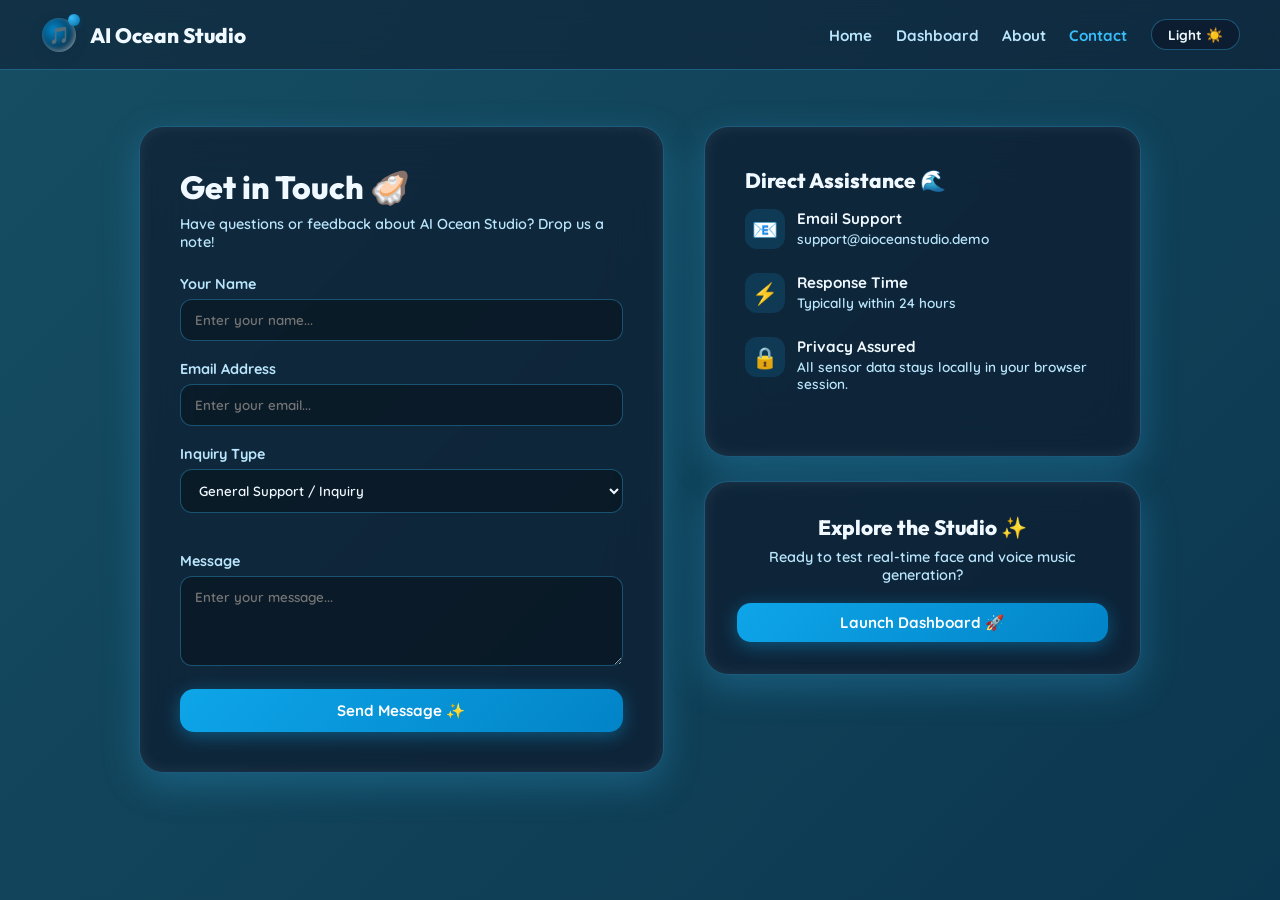
<file: contact.html>
<!DOCTYPE html>
<html lang="en">
<head>
    <meta charset="UTF-8">
    <meta name="viewport" content="width=device-width, initial-scale=1.0">
    <title>AI Ocean Studio - Contact</title>
    <style>
      @import url('https://fonts.googleapis.com/css2?family=Outfit:wght@400;600;700;800&family=Quicksand:wght@400;500;600;700&display=swap');

      :root {
        --bg-color: #081426;
        --card-bg: rgba(15, 23, 42, 0.65);
        --card-border: rgba(56, 189, 248, 0.35);
        --card-glow: rgba(56, 189, 248, 0.25);
        --text-primary: #f0f9ff;
        --text-secondary: #bae6fd;
        --accent-water: #38bdf8;
        --accent-shell: #fbbf24;
        --btn-gradient: linear-gradient(135deg, #0ea5e9 0%, #0284c7 100%);
        --font-main: 'Quicksand', sans-serif;
        --font-heading: 'Outfit', sans-serif;
      }

      body.light-mode {
        --bg-color: #e0f2fe;
        --card-bg: rgba(255, 255, 255, 0.65);
        --card-border: rgba(255, 255, 255, 0.95);
        --card-glow: rgba(2, 132, 199, 0.2);
        --text-primary: #082f49;
        --text-secondary: #0369a1;
        --accent-water: #0ea5e9;
        --accent-shell: #f59e0b;
      }

      * { box-sizing: border-box; margin: 0; padding: 0; }

      @keyframes waveShift {
        0% { background-position: 0% 50%; }
        50% { background-position: 100% 50%; }
        100% { background-position: 0% 50%; }
      }

      body {
        background: linear-gradient(-45deg, #020617, #0f172a, #082f49, #164e63);
        background-size: 400% 400%;
        animation: waveShift 15s ease infinite;
        color: var(--text-primary);
        font-family: var(--font-main);
        min-height: 100vh;
        overflow-x: hidden;
        padding-bottom: 4rem;
        transition: background 0.5s ease;
      }

      body.light-mode {
        background: linear-gradient(-45deg, #e0f2fe, #bae6fd, #fef3c7, #ccfbf1);
        background-size: 400% 400%;
      }

      /* Floating Ocean Bubbles */
      .bubble-container {
        position: fixed;
        top: 0; left: 0; width: 100%; height: 100%;
        pointer-events: none;
        z-index: 0;
      }

      .bubble {
        position: absolute;
        bottom: -50px;
        background: radial-gradient(circle at 30% 30%, rgba(255, 255, 255, 0.5), rgba(56, 189, 248, 0.2));
        border-radius: 50%;
        border: 1px solid rgba(255, 255, 255, 0.4);
        box-shadow: 0 0 12px rgba(255, 255, 255, 0.3);
        animation: floatUp 8s infinite ease-in;
      }

      @keyframes floatUp {
        0% { transform: translateY(0) scale(0.8); opacity: 0; }
        20% { opacity: 0.8; }
        80% { opacity: 0.8; }
        100% { transform: translateY(-105vh) scale(1.2); opacity: 0; }
      }

      .bubble:nth-child(1) { left: 10%; width: 25px; height: 25px; animation-duration: 7s; animation-delay: 0s; }
      .bubble:nth-child(2) { left: 25%; width: 40px; height: 40px; animation-duration: 10s; animation-delay: 2s; }
      .bubble:nth-child(3) { left: 50%; width: 18px; height: 18px; animation-duration: 6s; animation-delay: 1s; }
      .bubble:nth-child(4) { left: 70%; width: 32px; height: 32px; animation-duration: 9s; animation-delay: 3s; }
      .bubble:nth-child(5) { left: 85%; width: 22px; height: 22px; animation-duration: 8s; animation-delay: 1.5s; }

      .navbar {
        display: flex;
        justify-content: space-between;
        align-items: center;
        height: 70px;
        padding: 0 2.5rem;
        background: rgba(15, 23, 42, 0.5);
        backdrop-filter: blur(20px);
        -webkit-backdrop-filter: blur(20px);
        border-bottom: 1px solid var(--card-border);
        position: sticky;
        top: 0;
        z-index: 100;
      }
      body.light-mode .navbar { background: rgba(255, 255, 255, 0.4); }

      .logo-container { display: flex; align-items: center; gap: 12px; text-decoration: none; }

      .logo-bubble-group {
        position: relative;
        width: 38px;
        height: 38px;
        display: flex;
        align-items: center;
        justify-content: center;
      }

      .main-bubble {
        width: 34px;
        height: 34px;
        border-radius: 50%;
        background: radial-gradient(circle at 35% 35%, #0284c7 0%, #082f49 70%, #0369a1 100%);
        box-shadow: 0 4px 12px rgba(8, 47, 73, 0.35), inset -2px -2px 5px rgba(255, 255, 255, 0.4);
        display: flex;
        align-items: center;
        justify-content: center;
        color: #f0f9ff;
        font-size: 1.05rem;
        animation: bubbleFloat 3s infinite ease-in-out;
      }

      .small-bubble {
        position: absolute;
        top: -2px;
        right: -2px;
        width: 12px;
        height: 12px;
        border-radius: 50%;
        background: radial-gradient(circle at 30% 30%, #38bdf8, #0369a1);
        box-shadow: 0 2px 6px rgba(3, 105, 161, 0.4);
        animation: bubblePop 2.5s infinite ease-in-out;
      }

      @keyframes bubbleFloat { 0%, 100% { transform: translateY(0); } 50% { transform: translateY(-4px); } }
      @keyframes bubblePop { 0%, 100% { transform: scale(0.9); opacity: 0.8; } 50% { transform: scale(1.15); opacity: 1; } }

      .logo-text { font-family: var(--font-heading); font-size: 1.3rem; font-weight: 800; color: var(--text-primary); }

      .nav-links a { color: var(--text-secondary); text-decoration: none; font-size: 0.95rem; font-weight: 700; margin-left: 1.2rem; }
      .nav-links a.active { color: var(--accent-water); }

      .theme-btn {
        background: var(--card-bg); border: 1px solid var(--card-border); color: var(--text-primary);
        padding: 6px 16px; border-radius: 20px; cursor: pointer; font-size: 0.85rem; font-weight: 700; font-family: var(--font-main);
      }

      .contact-container {
        max-width: 1050px;
        margin: 3.5rem auto;
        padding: 0 1.5rem;
        display: grid;
        grid-template-columns: 1.2fr 1fr;
        gap: 2.5rem;
        position: relative;
        z-index: 2;
      }
      @media(max-width: 850px) { .contact-container { grid-template-columns: 1fr; } }

      .contact-card, .info-card {
        background: var(--card-bg);
        border: 1px solid var(--card-border);
        border-radius: 24px;
        padding: 2.5rem;
        backdrop-filter: blur(25px);
        box-shadow: 0 12px 36px var(--card-glow), inset 0 0 15px rgba(255, 255, 255, 0.08);
      }

      .contact-card h2 { font-family: var(--font-heading); font-size: 2rem; font-weight: 800; margin-bottom: 0.5rem; }
      .contact-subtitle { font-size: 0.9rem; color: var(--text-secondary); font-weight: 600; margin-bottom: 1.5rem; }

      .form-group { margin-bottom: 1.2rem; }
      .form-group label { display: block; font-weight: 700; margin-bottom: 6px; color: var(--text-secondary); font-size: 0.9rem; }
      .form-group input, .form-group textarea, .form-group select {
        width: 100%;
        padding: 12px 14px;
        border-radius: 12px;
        border: 1px solid var(--card-border);
        background: rgba(0,0,0,0.3);
        color: var(--text-primary);
        font-family: var(--font-main);
        font-weight: 600;
        outline: none;
      }
      body.light-mode .form-group input, body.light-mode .form-group textarea, body.light-mode .form-group select { background: rgba(255, 255, 255, 0.7); }

      .btn-submit {
        background: var(--btn-gradient);
        color: #ffffff;
        border: none;
        padding: 12px 28px;
        border-radius: 14px;
        font-weight: 700;
        font-family: var(--font-main);
        font-size: 0.95rem;
        cursor: pointer;
        box-shadow: 0 4px 18px rgba(14, 165, 233, 0.4);
        width: 100%;
        transition: transform 0.2s ease;
      }
      .btn-submit:hover { transform: translateY(-2px); }

      /* Info Side Cards */
      .info-card h3 { font-family: var(--font-heading); font-size: 1.3rem; font-weight: 800; margin-bottom: 1rem; }
      .info-item { display: flex; align-items: flex-start; gap: 12px; margin-bottom: 1.5rem; }
      .info-icon { font-size: 1.3rem; background: rgba(14, 165, 233, 0.15); width: 40px; height: 40px; border-radius: 12px; display: flex; align-items: center; justify-content: center; flex-shrink: 0; }
      .info-title { font-weight: 700; font-size: 0.95rem; margin-bottom: 2px; }
      .info-details { font-size: 0.85rem; color: var(--text-secondary); font-weight: 600; }

      /* Success Alert Message */
      #successMsg {
        display: none;
        background: rgba(16, 185, 129, 0.2);
        border: 1px solid rgba(16, 185, 129, 0.4);
        color: #34d399;
        padding: 12px;
        border-radius: 12px;
        font-weight: 700;
        font-size: 0.9rem;
        text-align: center;
        margin-bottom: 1.2rem;
      }
    </style>
</head>
<body class="dark-mode">
    <div class="bubble-container">
        <div class="bubble"></div><div class="bubble"></div>
        <div class="bubble"></div><div class="bubble"></div><div class="bubble"></div>
    </div>

    <nav class="navbar">
        <a href="/" class="logo-container">
            <div class="logo-bubble-group">
                <div class="main-bubble">🎵</div>
                <div class="small-bubble"></div>
            </div>
            <span class="logo-text">AI Ocean Studio</span>
        </a>
        <div style="display: flex; align-items: center; gap: 1.5rem;">
            <div class="nav-links">
                <a href="/">Home</a>
                <a href="/dashboard">Dashboard</a>
                <a href="/about">About</a>
                <a href="/contact" class="active">Contact</a>
            </div>
            <button class="theme-btn" onclick="toggleTheme()"><span id="themeText">Light</span> ☀️</button>
        </div>
    </nav>

    <div class="contact-container">
        <!-- Left Column: Contact Form -->
        <div class="contact-card">
            <h2>Get in Touch 🦪</h2>
            <p class="contact-subtitle">Have questions or feedback about AI Ocean Studio? Drop us a note!</p>

            <div id="successMsg">✨ Thank you! Your message has been sent successfully.</div>

            <form onsubmit="handleContactSubmit(event)">
                <div class="form-group">
                    <label>Your Name</label>
                    <input type="text" id="contactName" placeholder="Enter your name..." required>
                </div>
                <div class="form-group">
                    <label>Email Address</label>
                    <input type="email" id="contactEmail" placeholder="Enter your email..." required>
                </div>
                <div class="form-group">
                    <label>Inquiry Type</label>
                    <select id="inquiryType" class="form-group input">
                        <option value="general">General Support / Inquiry</option>
                        <option value="bug">Report a Bug / Issue</option>
                        <option value="feature">Feature Request</option>
                        <option value="collab">Academic / Project Collaboration</option>
                    </select>
                </div>
                <div class="form-group">
                    <label>Message</label>
                    <textarea id="contactMsg" rows="4" placeholder="Enter your message..." required></textarea>
                </div>
                <button type="submit" class="btn-submit">Send Message ✨</button>
            </form>
        </div>

        <!-- Right Column: Info & Support Cards -->
        <div style="display: flex; flex-direction: column; gap: 1.5rem;">
            <div class="info-card">
                <h3>Direct Assistance 🌊</h3>
                
                <div class="info-item">
                    <div class="info-icon">📧</div>
                    <div>
                        <div class="info-title">Email Support</div>
                        <div class="info-details">support@aioceanstudio.demo</div>
                    </div>
                </div>

                <div class="info-item">
                    <div class="info-icon">⚡</div>
                    <div>
                        <div class="info-title">Response Time</div>
                        <div class="info-details">Typically within 24 hours</div>
                    </div>
                </div>

                <div class="info-item">
                    <div class="info-icon">🔒</div>
                    <div>
                        <div class="info-title">Privacy Assured</div>
                        <div class="info-details">All sensor data stays locally in your browser session.</div>
                    </div>
                </div>
            </div>

            <div class="info-card" style="text-align: center; padding: 2rem;">
                <h3 style="margin-bottom: 0.5rem;">Explore the Studio ✨</h3>
                <p style="font-size: 0.9rem; color: var(--text-secondary); font-weight: 600; margin-bottom: 1.2rem;">Ready to test real-time face and voice music generation?</p>
                <a href="/dashboard" class="btn-submit" style="text-decoration: none; display: inline-block; padding: 10px 20px;">Launch Dashboard 🚀</a>
            </div>
        </div>
    </div>

    <script>
      function toggleTheme() {
        document.body.classList.toggle('light-mode');
        const isLight = document.body.classList.contains('light-mode');
        document.getElementById('themeText').textContent = isLight ? 'Dark 🌙' : 'Light ☀️';
      }

      function handleContactSubmit(event) {
        event.preventDefault();
        const successBox = document.getElementById('successMsg');
        successBox.style.display = 'block';
        
        // Reset form inputs
        document.getElementById('contactName').value = '';
        document.getElementById('contactEmail').value = '';
        document.getElementById('contactMsg').value = '';

        setTimeout(() => {
          successBox.style.display = 'none';
        }, 5000);
      }
    </script>
</body>
</html>
</file>
